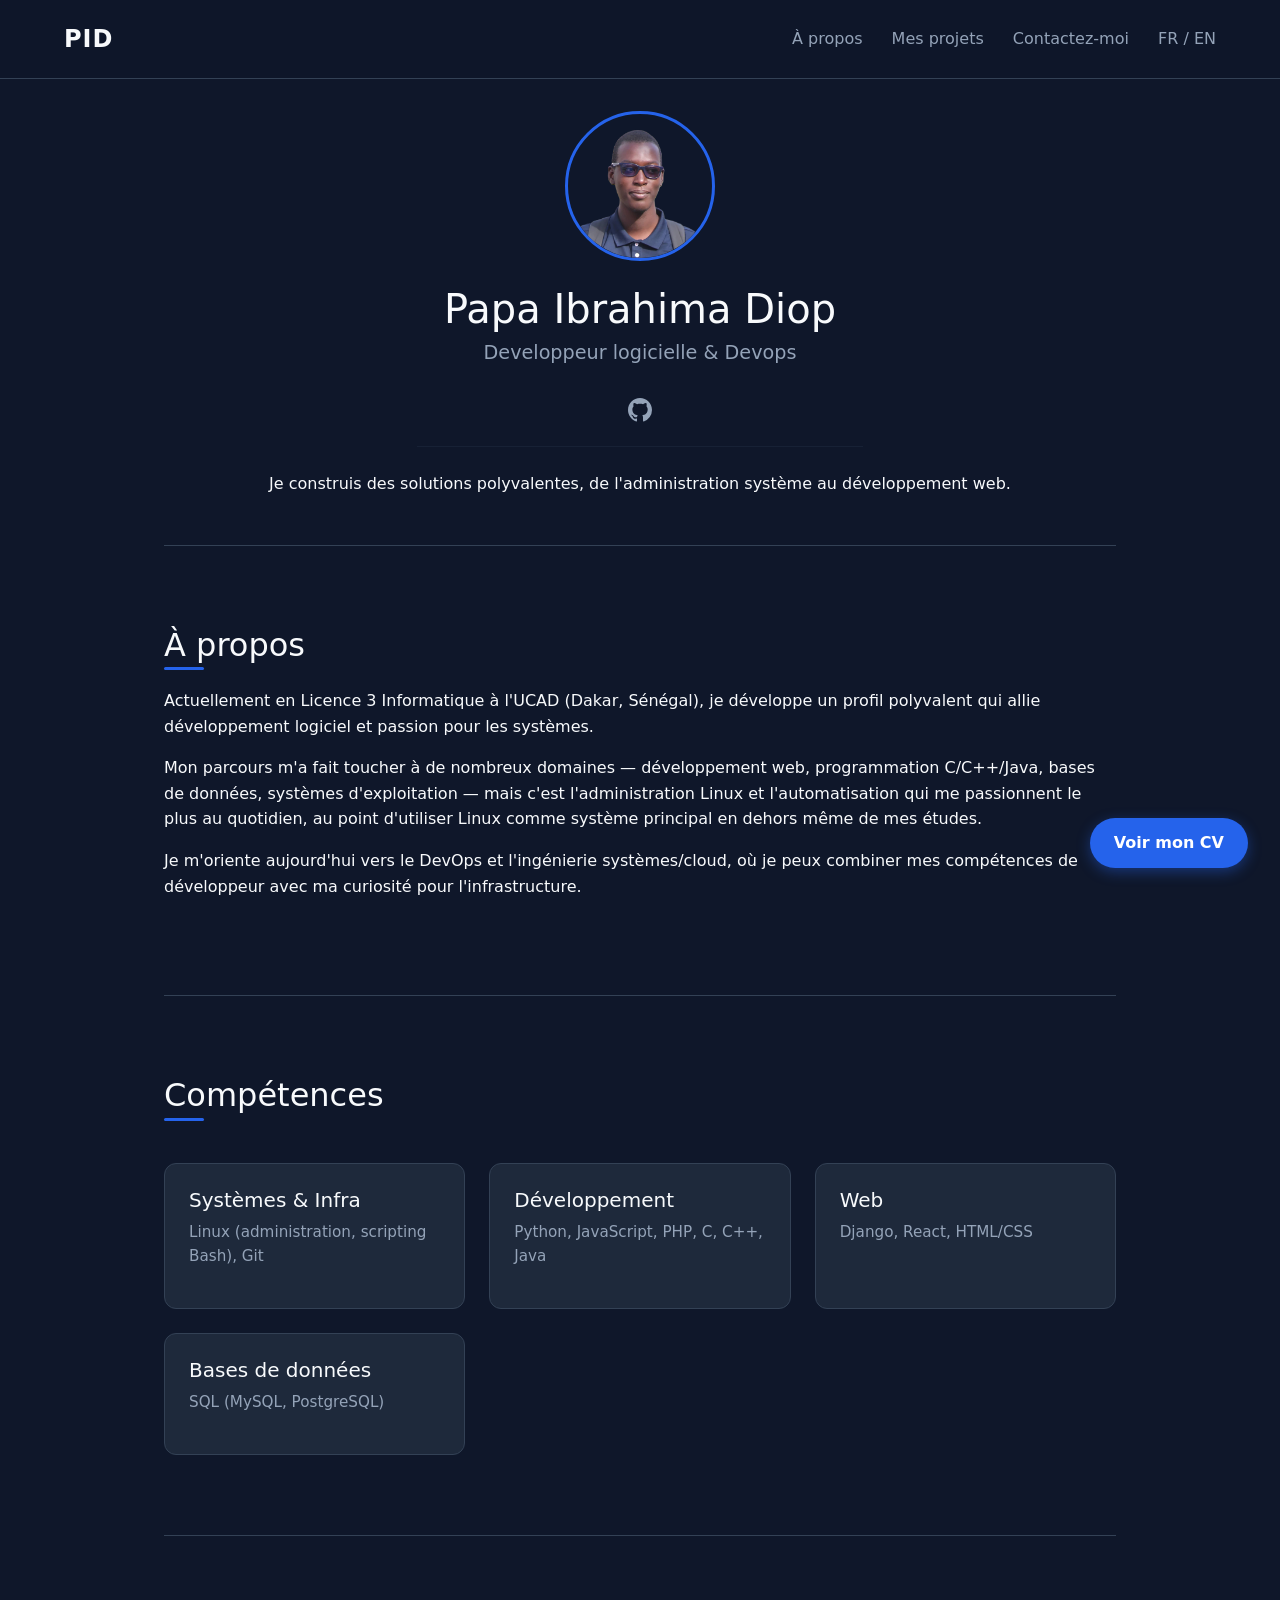
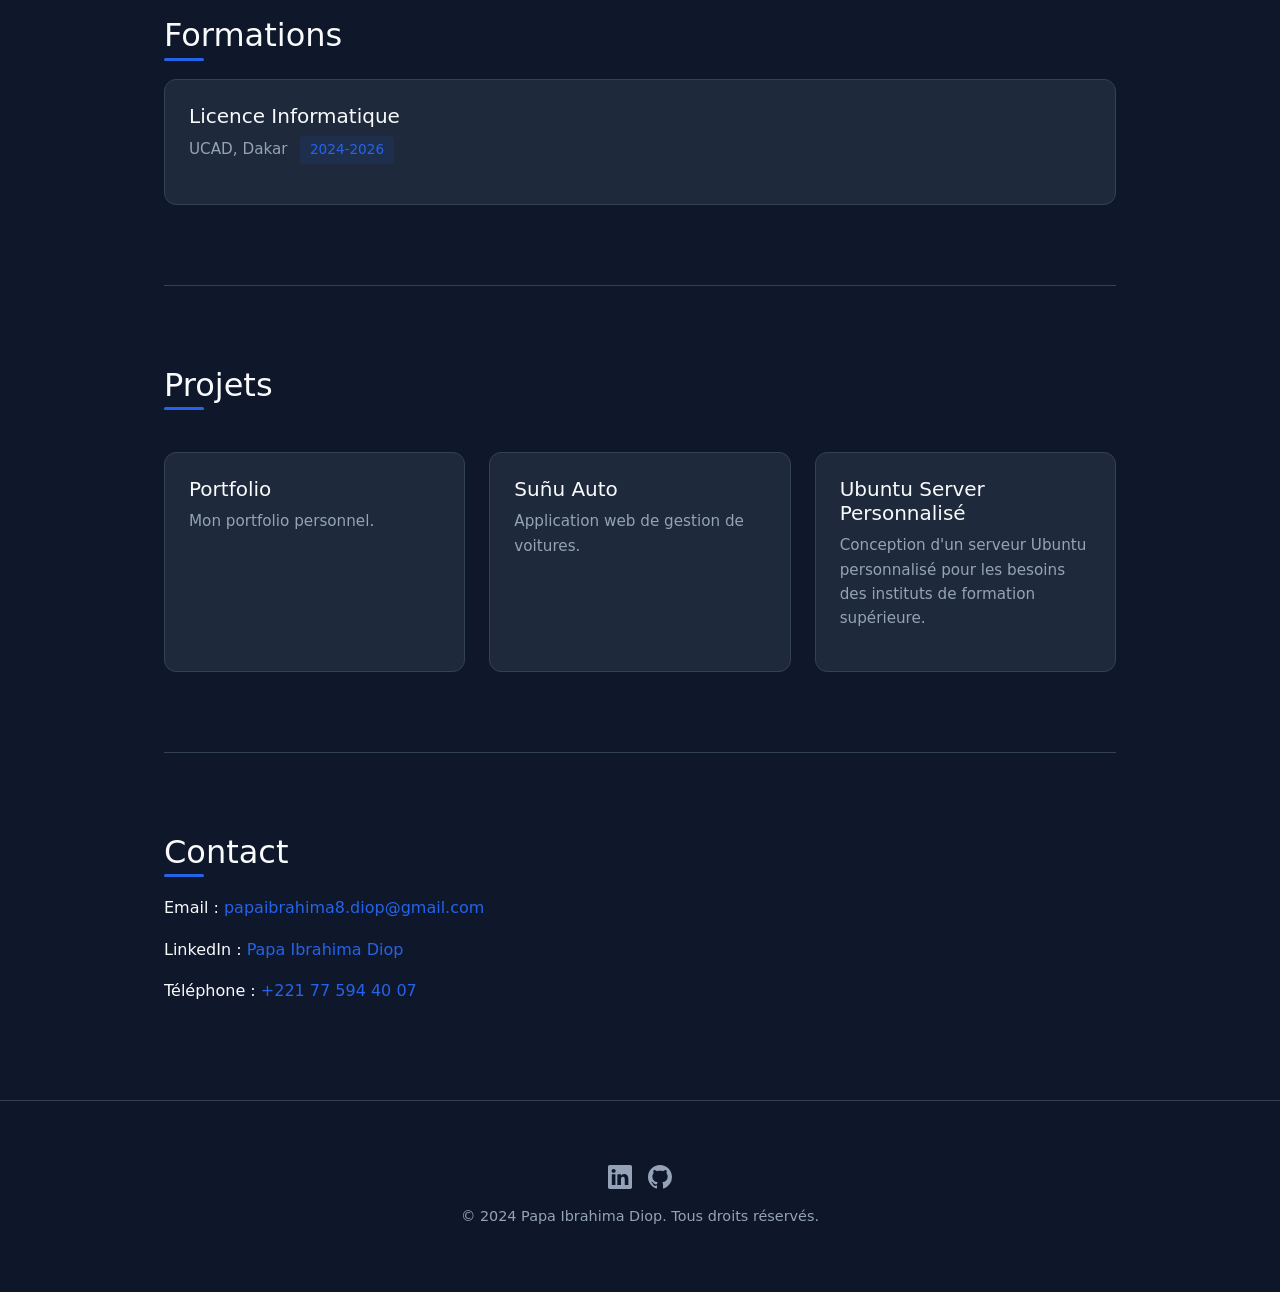
<file: index.html>
<!DOCTYPE HTML>
<html lang="fr">
<head>
    <meta charset="utf-8"/>
    <meta name="viewport" content="width=device-width, initial-scale=1.0"/>
    <title>Papa Ibrahima Diop - Portfolio</title>
    <link href="https://cdn.jsdelivr.net/npm/bootstrap@5.3.3/dist/css/bootstrap.min.css" rel="stylesheet">
    <link rel="stylesheet" href="style/main.css"/>
</head>

<body>
    <a href="doc/cv.pdf" id="to-cv">Voir mon CV</a>

    <header>
        <a class="logo" href="#">PID</a>
        <nav class="header-right">
            <a href="#about">À propos</a>
            <a href="#projects">Mes projets</a>
            <a href="#contact">Contactez-moi</a>
            <a href="#">FR / EN</a>
        </nav>
    </header>

    <main>
        <!-- Hero Section -->
        <section id="hero">
            <div class="avatar">
                <img src="assets/me.png" alt="Papa Ibrahima Diop"/>
            </div>
            <div class="info">
                <h1>Papa Ibrahima Diop</h1>
                <h2>Developpeur logicielle & Devops</h2>
                <div class="icons">
                    <a href="https://github.com/NoSeaBass" target="_blank" rel="noopener" aria-label="GitHub">
                        <svg xmlns="http://www.w3.org/2000/svg" width="24" height="24" fill="currentColor" class="bi bi-github" viewBox="0 0 16 16"><path d="M8 0C3.58 0 0 3.58 0 8c0 3.54 2.29 6.53 5.47 7.59.4.07.55-.17.55-.38 0-.19-.01-.82-.01-1.49-2.01.37-2.53-.49-2.69-.94-.09-.23-.48-.94-.82-1.13-.28-.15-.68-.52-.01-.53.63-.01 1.08.58 1.23.82.72 1.21 1.87.87 2.33.66.07-.52.28-.87.51-1.07-1.78-.2-3.64-.89-3.64-3.95 0-.87.31-1.59.82-2.15-.08-.2-.36-1.02.08-2.12 0 0 .67-.21 2.2.82.64-.18 1.32-.27 2-.27s1.36.09 2 .27c1.53-1.04 2.2-.82 2.2-.82.44 1.1.16 1.92.08 2.12.51.56.82 1.27.82 2.15 0 3.07-1.87 3.75-3.65 3.95.29.25.54.73.54 1.48 0 1.07-.01 1.93-.01 2.2 0 .21.15.46.55.38A8.01 8.01 0 0 0 16 8c0-4.42-3.58-8-8-8"/></svg>
                    </a>
                </div>
                <hr>
                <p>Je construis des solutions polyvalentes, de l'administration système au développement web.</p>
            </div>
        </section>

        <!-- À propos -->
        <section id="about">
            <div class="section-container">
                <h2>À propos</h2>
                <p>
                    Actuellement en Licence 3 Informatique à l'UCAD (Dakar, Sénégal), je développe un profil polyvalent qui allie développement logiciel et passion pour les systèmes.
                </p>
                <p>
                    Mon parcours m'a fait toucher à de nombreux domaines — développement web, programmation C/C++/Java, bases de données, systèmes d'exploitation — mais c'est l'administration Linux et l'automatisation qui me passionnent le plus au quotidien, au point d'utiliser Linux comme système principal en dehors même de mes études.
                </p>
                <p>
                    Je m'oriente aujourd'hui vers le DevOps et l'ingénierie systèmes/cloud, où je peux combiner mes compétences de développeur avec ma curiosité pour l'infrastructure.
                </p>
            </div>
        </section>

        <!-- Compétences -->
        <section id="skills">
            <div class="section-container">
                <h2>Compétences</h2>
                <div class="skills-list">
                    <article class="skill">
                        <h3>Systèmes & Infra</h3>
                        <p>Linux (administration, scripting Bash), Git</p>
                    </article>
                    <article class="skill">
                        <h3>Développement</h3>
                        <p>Python, JavaScript, PHP, C, C++, Java</p>
                    </article>
                    <article class="skill">
                        <h3>Web</h3>
                        <p>Django, React, HTML/CSS</p>
                    </article>
                    <article class="skill">
                        <h3>Bases de données</h3>
                        <p>SQL (MySQL, PostgreSQL)</p>
                    </article>
                </div>
            </div>
        </section>

        <!-- Formation -->
        <section id="formation">
            <div class="section-container">
                <h2>Formations</h2>
                <div class="formation-list">
                    <article class="formation">
                        <h3>Licence Informatique</h3>
                        <p>UCAD, Dakar <time datetime="2024/2026" class="date">2024-2026</time></p>
                    </article>
                </div>
            </div>
        </section>

        <!-- Projets -->
        <section id="projects">
            <div class="section-container">
                <h2>Projets</h2>
                <div class="projects-list">
                    <article class="project">
                        <h3>Portfolio</h3>
                        <p>Mon portfolio personnel.</p>
                    </article>
                    <article class="project">
                        <h3>Suñu Auto</h3>
                        <p>Application web de gestion de voitures.</p>
                    </article>
                    <article class="project">
                        <h3>Ubuntu Server Personnalisé</h3>
                        <p>Conception d'un serveur Ubuntu personnalisé pour les besoins des instituts de formation supérieure.</p>
                    </article>
                </div>
            </div>
        </section>

        <!-- Contact -->
        <section id="contact">
            <div class="section-container">
                <h2>Contact</h2>
                <p>Email : <a href="mailto:papaibrahima8.diop@gmail.com">papaibrahima8.diop@gmail.com</a></p>
                <p>LinkedIn : <a href="https://www.linkedin.com/in/papa-ibrahima-diop-787ba731b/" target="_blank" rel="noopener">Papa Ibrahima Diop</a></p>
                <p>Téléphone : <a href="tel:+221775944007">+221 77 594 40 07</a></p>
            </div>
        </section>
    </main>

    <footer>
        <div class="icons">
            <a href="https://www.linkedin.com/in/papa-ibrahima-diop-787ba731b/" target="_blank" rel="noopener" aria-label="LinkedIn">
                <svg xmlns="http://www.w3.org/2000/svg" width="24" height="24" fill="currentColor" class="bi bi-linkedin" viewBox="0 0 16 16"><path d="M0 1.146C0 .513.526 0 1.175 0h13.65C15.474 0 16 .513 16 1.146v13.708c0 .633-.526 1.146-1.175 1.146H1.175C.526 16 0 15.487 0 14.854zm4.943 12.248V6.169H2.542v7.225zm-1.2-8.212c.837 0 1.358-.554 1.358-1.248-.015-.709-.52-1.248-1.342-1.248S2.4 3.226 2.4 3.934c0 .694.521 1.248 1.327 1.248zm4.908 8.212V9.359c0-.216.016-.432.08-.586.173-.431.568-.878 1.232-.878.869 0 1.216.662 1.216 1.634v3.865h2.401V9.25c0-2.22-1.184-3.252-2.764-3.252-1.274 0-1.845.7-2.165 1.193v.025h-.016l.016-.025V6.169h-2.4c.03.678 0 7.225 0 7.225z"/></svg>
            </a>
            <a href="https://github.com/NoSeaBass" target="_blank" rel="noopener" aria-label="GitHub">
                <svg xmlns="http://www.w3.org/2000/svg" width="24" height="24" fill="currentColor" class="bi bi-github" viewBox="0 0 16 16"><path d="M8 0C3.58 0 0 3.58 0 8c0 3.54 2.29 6.53 5.47 7.59.4.07.55-.17.55-.38 0-.19-.01-.82-.01-1.49-2.01.37-2.53-.49-2.69-.94-.09-.23-.48-.94-.82-1.13-.28-.15-.68-.52-.01-.53.63-.01 1.08.58 1.23.82.72 1.21 1.87.87 2.33.66.07-.52.28-.87.51-1.07-1.78-.2-3.64-.89-3.64-3.95 0-.87.31-1.59.82-2.15-.08-.2-.36-1.02.08-2.12 0 0 .67-.21 2.2.82.64-.18 1.32-.27 2-.27s1.36.09 2 .27c1.53-1.04 2.2-.82 2.2-.82.44 1.1.16 1.92.08 2.12.51.56.82 1.27.82 2.15 0 3.07-1.87 3.75-3.65 3.95.29.25.54.73.54 1.48 0 1.07-.01 1.93-.01 2.2 0 .21.15.46.55.38A8.01 8.01 0 0 0 16 8c0-4.42-3.58-8-8-8"/></svg>
            </a>
        </div>
        <p>&copy; 2024 Papa Ibrahima Diop. Tous droits réservés.</p>
    </footer>
</body>
</html>
</file>
<file: style/main.css>
/* --- Variables & Reset --- */

:root {
    --primary-color: #2563eb;
    --primary-hover: #1d4ed8;
    --bg-color: #0f172a;
    --card-bg: #1e293b;
    --text-color: #f8fafc;
    --text-muted: #94a3b8;
    --border-color: #334155;
    --radius: 12px;
    --transition: all 0.3s ease;
}

*, *::before, *::after {
    box-sizing: border-box;
    margin: 0;
    padding: 0;
}

html {
    scroll-behavior: smooth;
}

body {
    font-family: system-ui, -apple-system, BlinkMacSystemFont, 'Segoe UI', Roboto, Oxygen, Ubuntu, Cantarell, sans-serif;
    background-color: var(--bg-color);
    color: var(--text-color);
    line-height: 1.6;
}

a {
    color: var(--primary-color);
    text-decoration: none;
    transition: var(--transition);
}

a:hover {
    color: var(--primary-hover);
}

/* --- Bouton CV --- */

#to-cv {
    position: fixed;
    bottom: 2rem;
    right: 2rem;
    background-color: var(--primary-color);
    color: #fff;
    padding: 0.75rem 1.5rem;
    border-radius: 50px;
    font-weight: 600;
    box-shadow: 0 4px 14px rgba(37, 99, 235, 0.4);
    z-index: 1000;
}

#to-cv:hover {
    background-color: var(--primary-hover);
    transform: translateY(-2px);
    box-shadow: 0 6px 20px rgba(37, 99, 235, 0.6);
}

/* --- En-tête & Navigation --- */

header {
    position: sticky;
    top: 0;
    display: flex;
    justify-content: space-between;
    align-items: center;
    padding: 1.25rem 5%;
    background-color: rgba(15, 23, 42, 0.85);
    backdrop-filter: blur(10px);
    border-bottom: 1px solid var(--border-color);
    z-index: 900;
}

.logo {
    font-size: 1.5rem;
    font-weight: 800;
    color: var(--text-color);
    letter-spacing: 1px;
}

.header-right a {
    color: var(--text-muted);
    margin-left: 1.5rem;
    font-weight: 500;
}

.header-right a:hover,
.header-right a.active {
    color: var(--text-color);
}

/* --- Structure Générale et Sections --- */

main {
    max-width: 1000px;
    margin: 0 auto;
    padding: 0 1.5rem;
}

section {
    padding: 5rem 0;
    border-bottom: 1px solid var(--border-color);
}

section:last-of-type {
    border-bottom: none;
}

h2 {
    font-size: 2rem;
    margin-bottom: 1.5rem;
    position: relative;
    display: inline-block;
}

h2::after {
    content: '';
    position: absolute;
    bottom: -6px;
    left: 0;
    width: 40px;
    height: 3px;
    background-color: var(--primary-color);
    border-radius: 2px;
}

/* --- Section Hero --- */

#hero {
    display: flex;
    flex-direction: column;
    align-items: center;
    text-align: center;
    padding-top: 4rem;
    padding: 2rem 0;
}

.avatar img {
    width: 150px;
    height: 150px;
    border-radius: 50%;
    object-fit: cover;
    border: 3px solid var(--primary-color);
    margin-bottom: 1.5rem;
}

.info h1 {
    font-size: 2.5rem;
    margin-bottom: 0.5rem;
}

.info h2 {
    font-size: 1.2rem;
    color: var(--text-muted);
    font-weight: 400;
    margin-bottom: 1rem;
}

.info h2::after {
    display: none;
}

.icons {
    display: flex;
    justify-content: center;
    gap: 1rem;
    margin: 1rem 0;
}

.icons a {
    color: var(--text-muted);
}

.icons a:hover {
    color: var(--text-color);
    transform: translateY(-2px);
}

hr {
    border: 0;
    height: 1px;
    background: var(--border-color);
    margin: 1.5rem auto;
    width: 60%;
}

/* --- Grilles (Compétences, Formations, Projets) --- */

.skills-list,
.projects-list {
    display: grid;
    grid-template-columns: repeat(auto-fit, minmax(250px, 1fr));
    gap: 1.5rem;
    margin-top: 1.5rem;
}

.skill,
.formation,
.project {
    background-color: var(--card-bg);
    padding: 1.5rem;
    border-radius: var(--radius);
    border: 1px solid var(--border-color);
    transition: var(--transition);
}

.skill:hover,
.formation:hover,
.project:hover {
    transform: translateY(-4px);
    border-color: var(--primary-color);
}

.skill h3,
.formation h3,
.project h3 {
    font-size: 1.25rem;
    margin-bottom: 0.5rem;
}

.skill p,
.formation p,
.project p {
    color: var(--text-muted);
    font-size: 0.95rem;
}

.date {
    display: inline-block;
    font-size: 0.85rem;
    background-color: rgba(37, 99, 235, 0.1);
    color: var(--primary-color);
    padding: 0.2rem 0.6rem;
    border-radius: 4px;
    margin-left: 0.5rem;
}

/* --- Footer --- */

footer {
    text-align: center;
    padding: 3rem 1.5rem;
    background-color: rgba(15, 23, 42, 0.5);
    border-top: 1px solid var(--border-color);
    color: var(--text-muted);
    font-size: 0.9rem;
}

footer .icons {
    margin-bottom: 1rem;
}

/* --- Responsive Design (Mobiles & Tablettes) --- */

@media (max-width: 768px) {
    header {
        flex-direction: column;
        gap: 1rem;
    }

    .header-right a {
        margin: 0 0.5rem;
        font-size: 0.9rem;
    }

    .info h1 {
        font-size: 2rem;
    }

    #to-cv {
        bottom: 1rem;
        right: 1rem;
        padding: 0.6rem 1.2rem;
        font-size: 0.9rem;
    }
}
</file>
